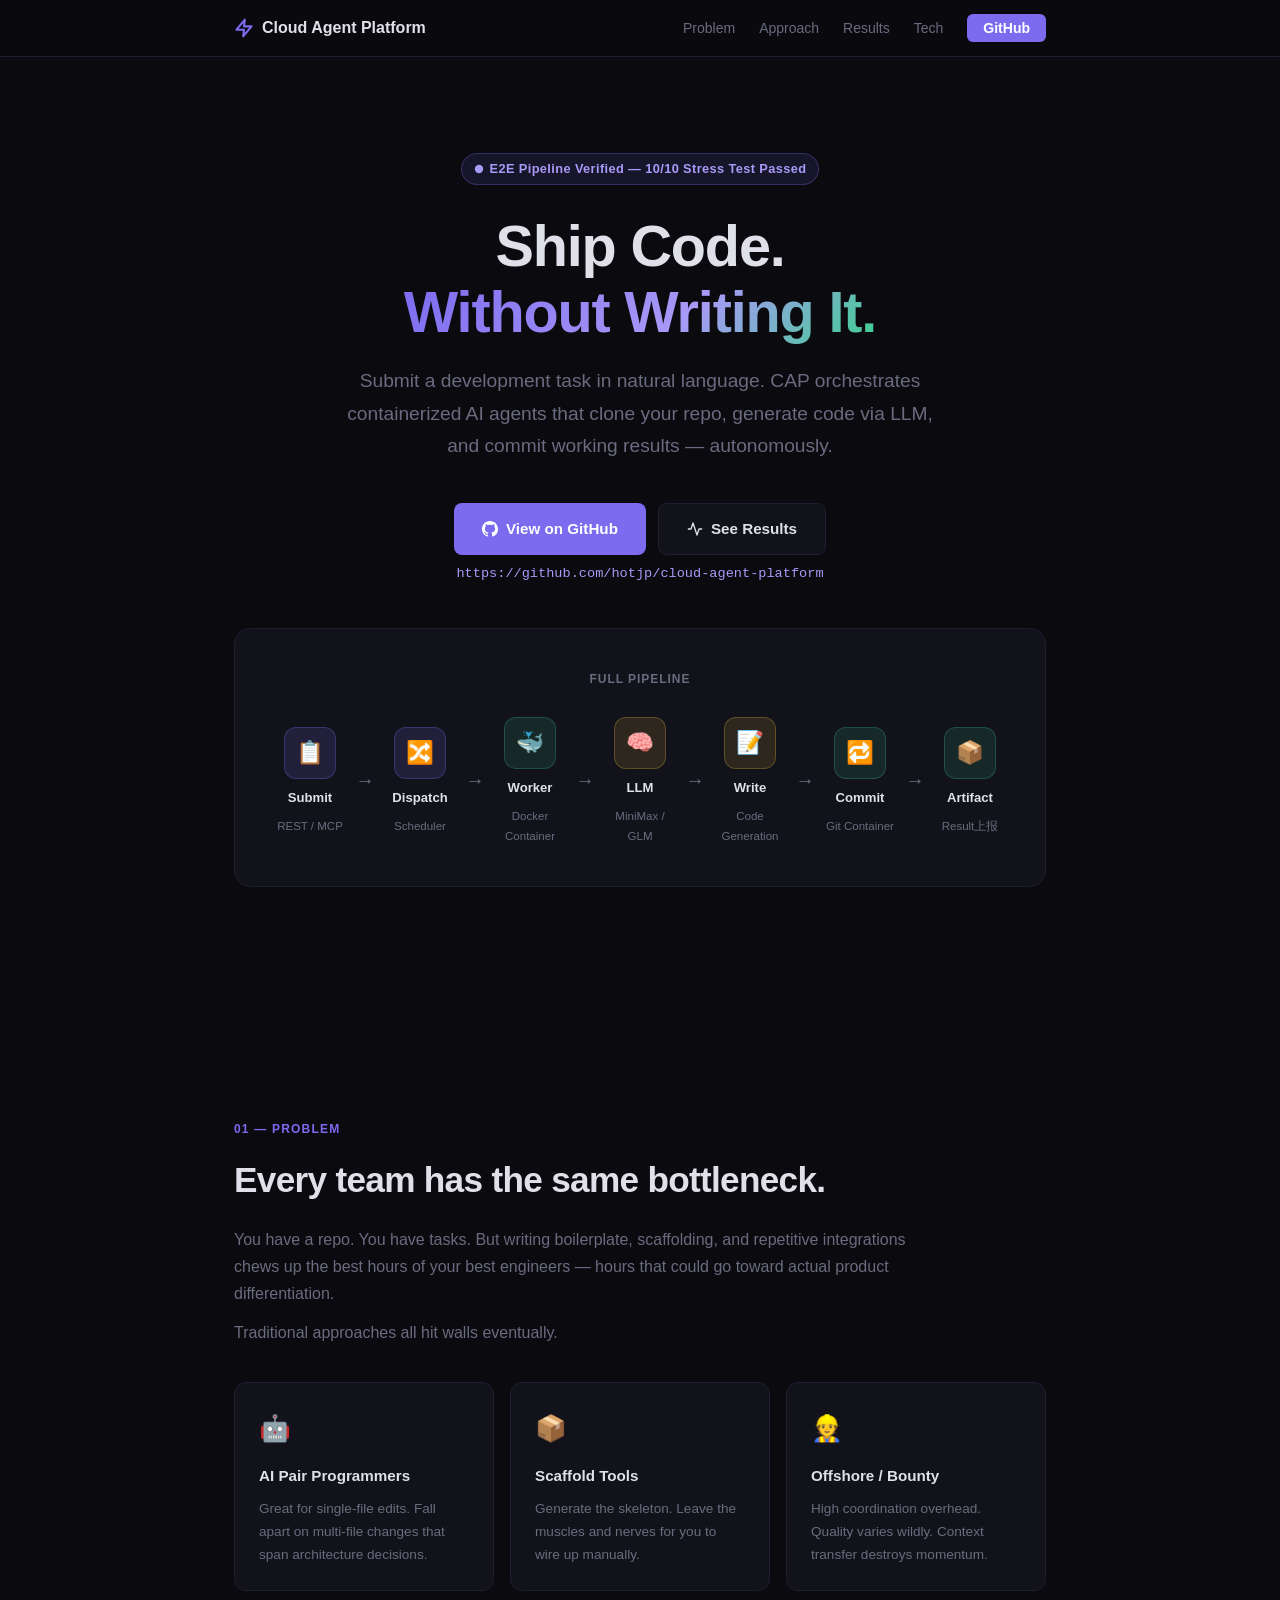
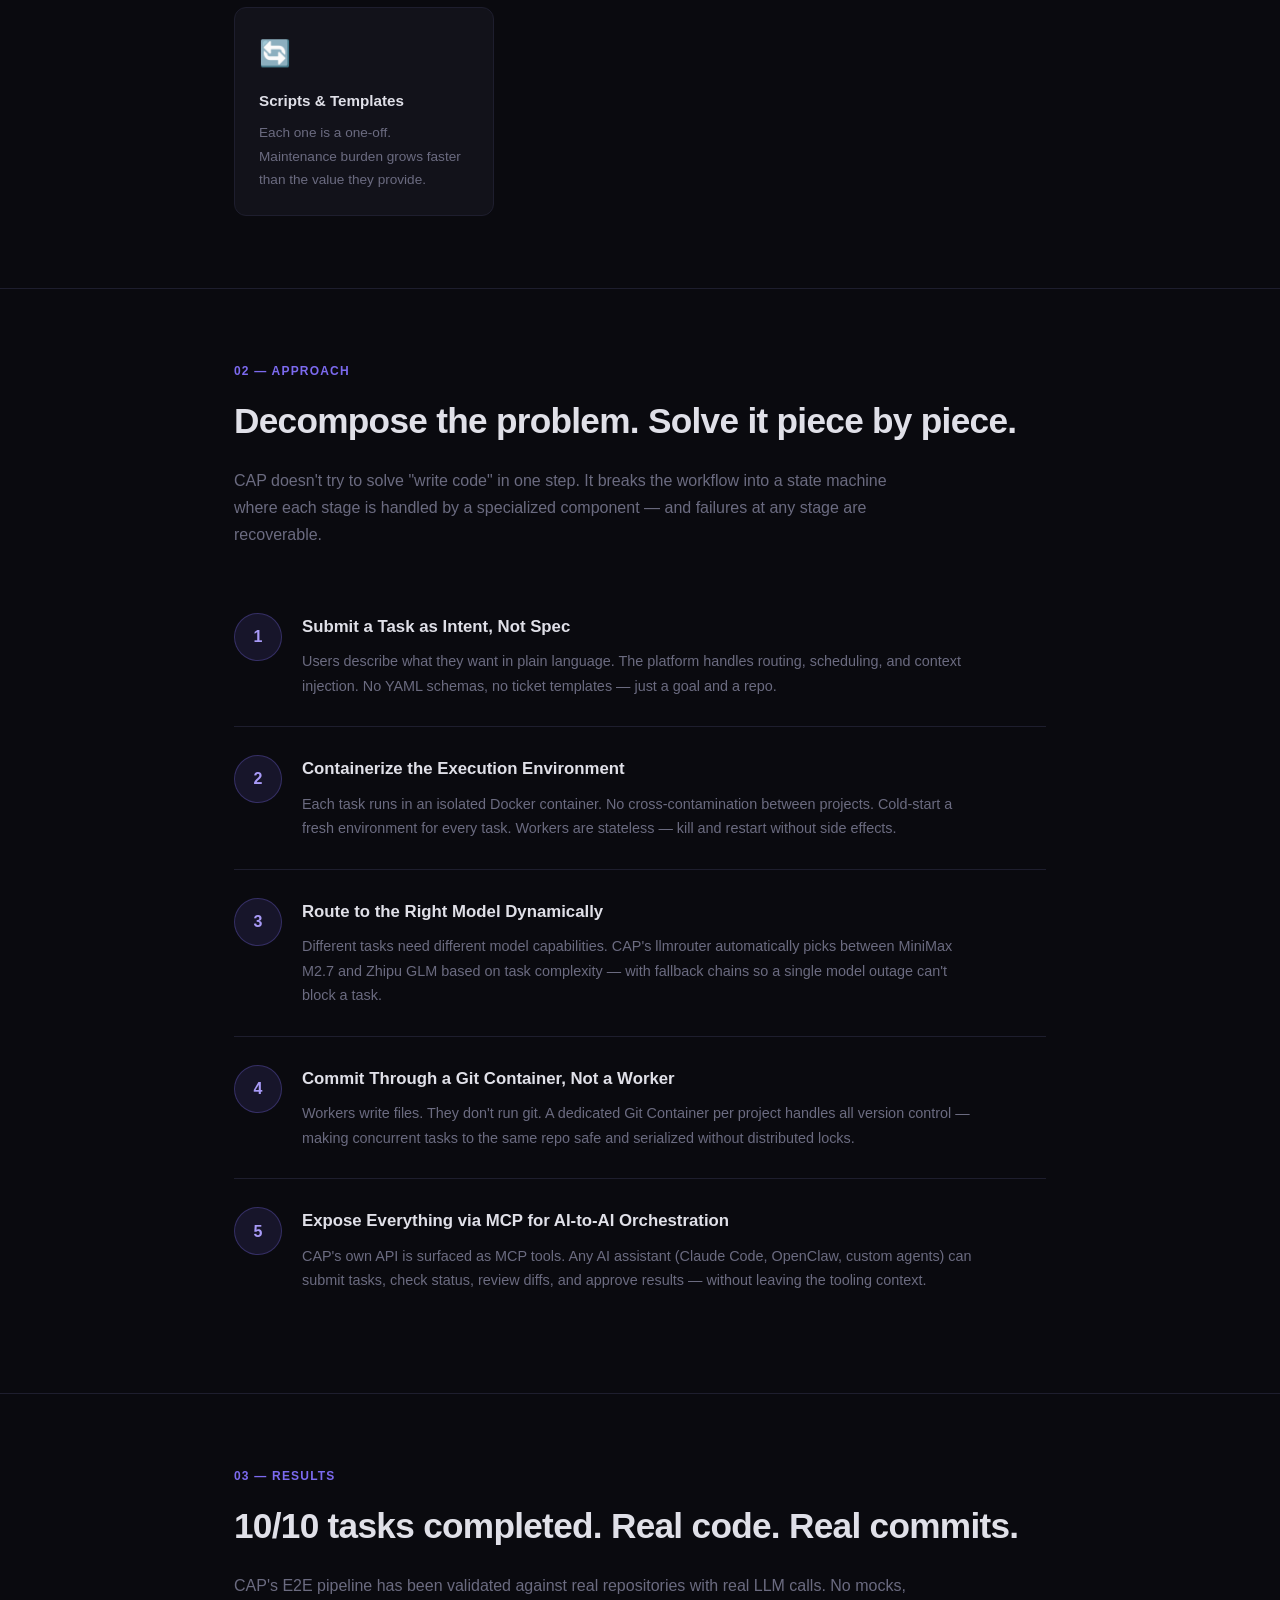
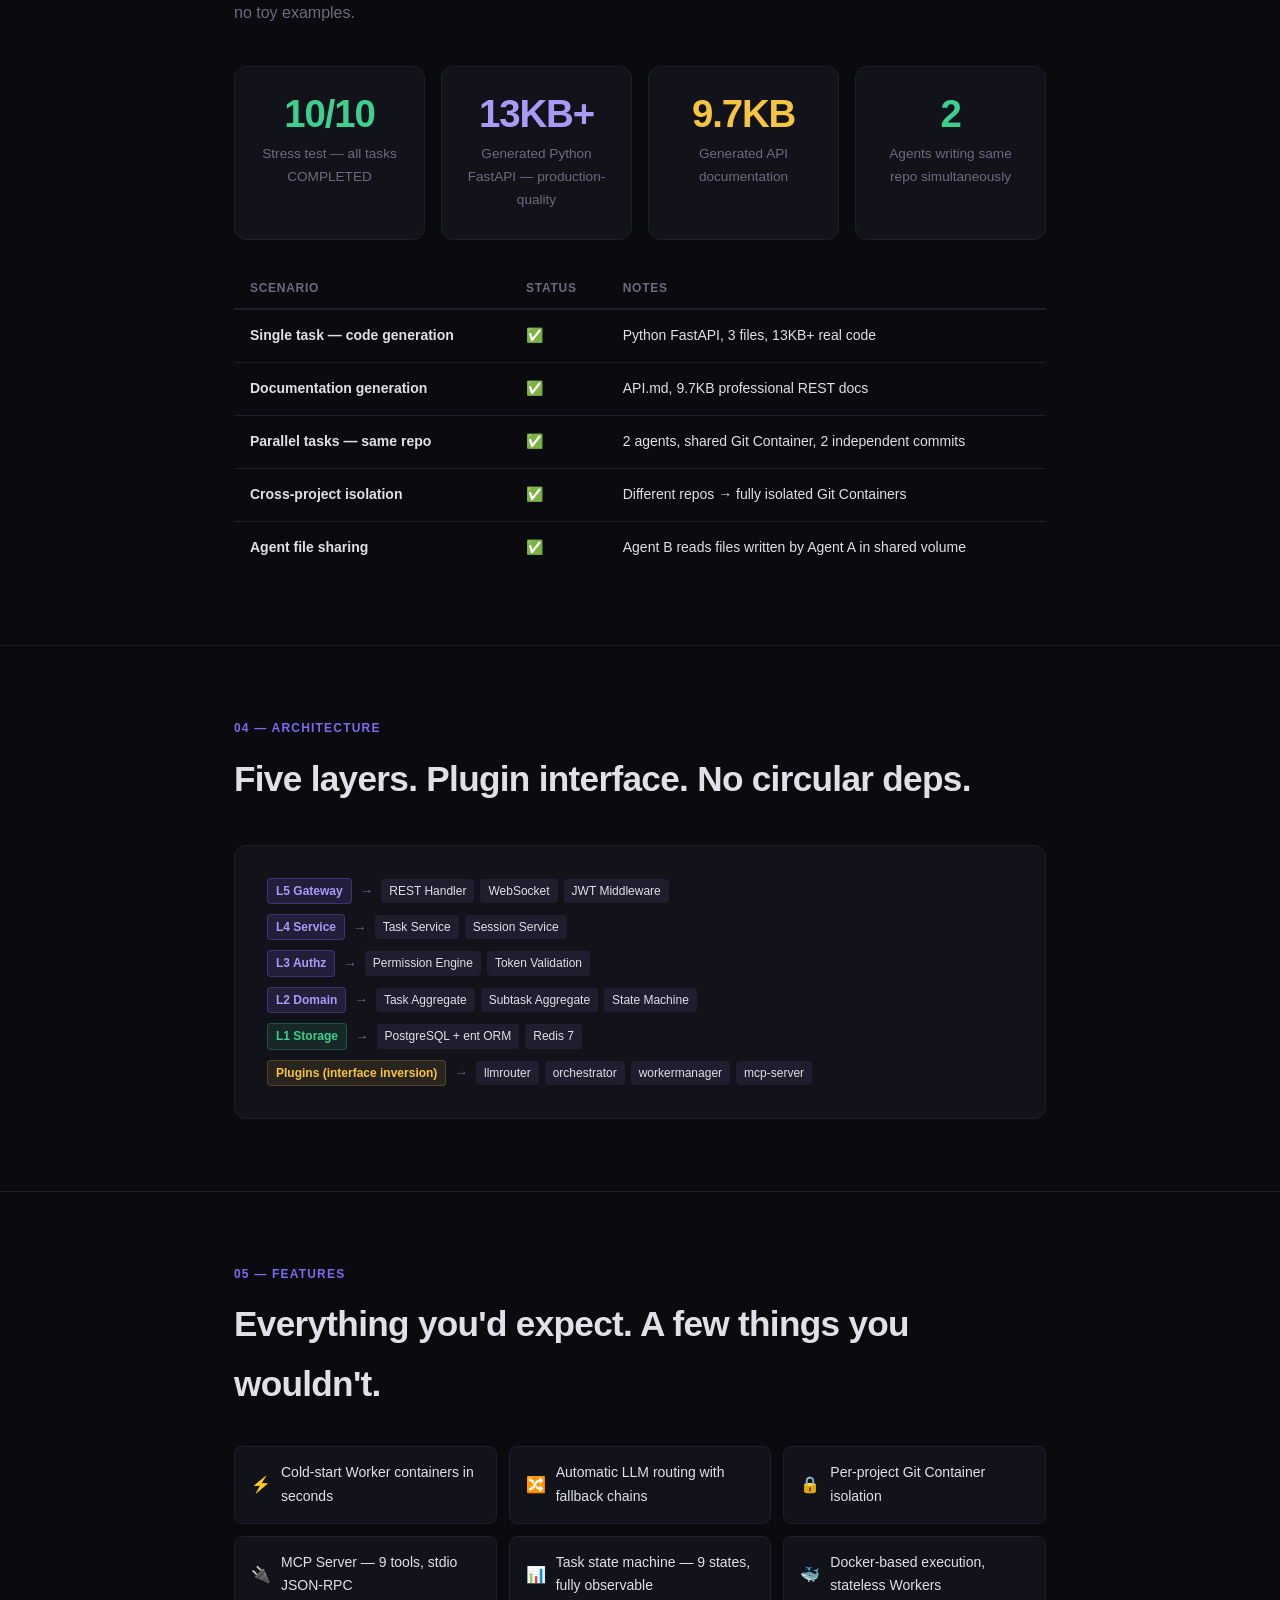
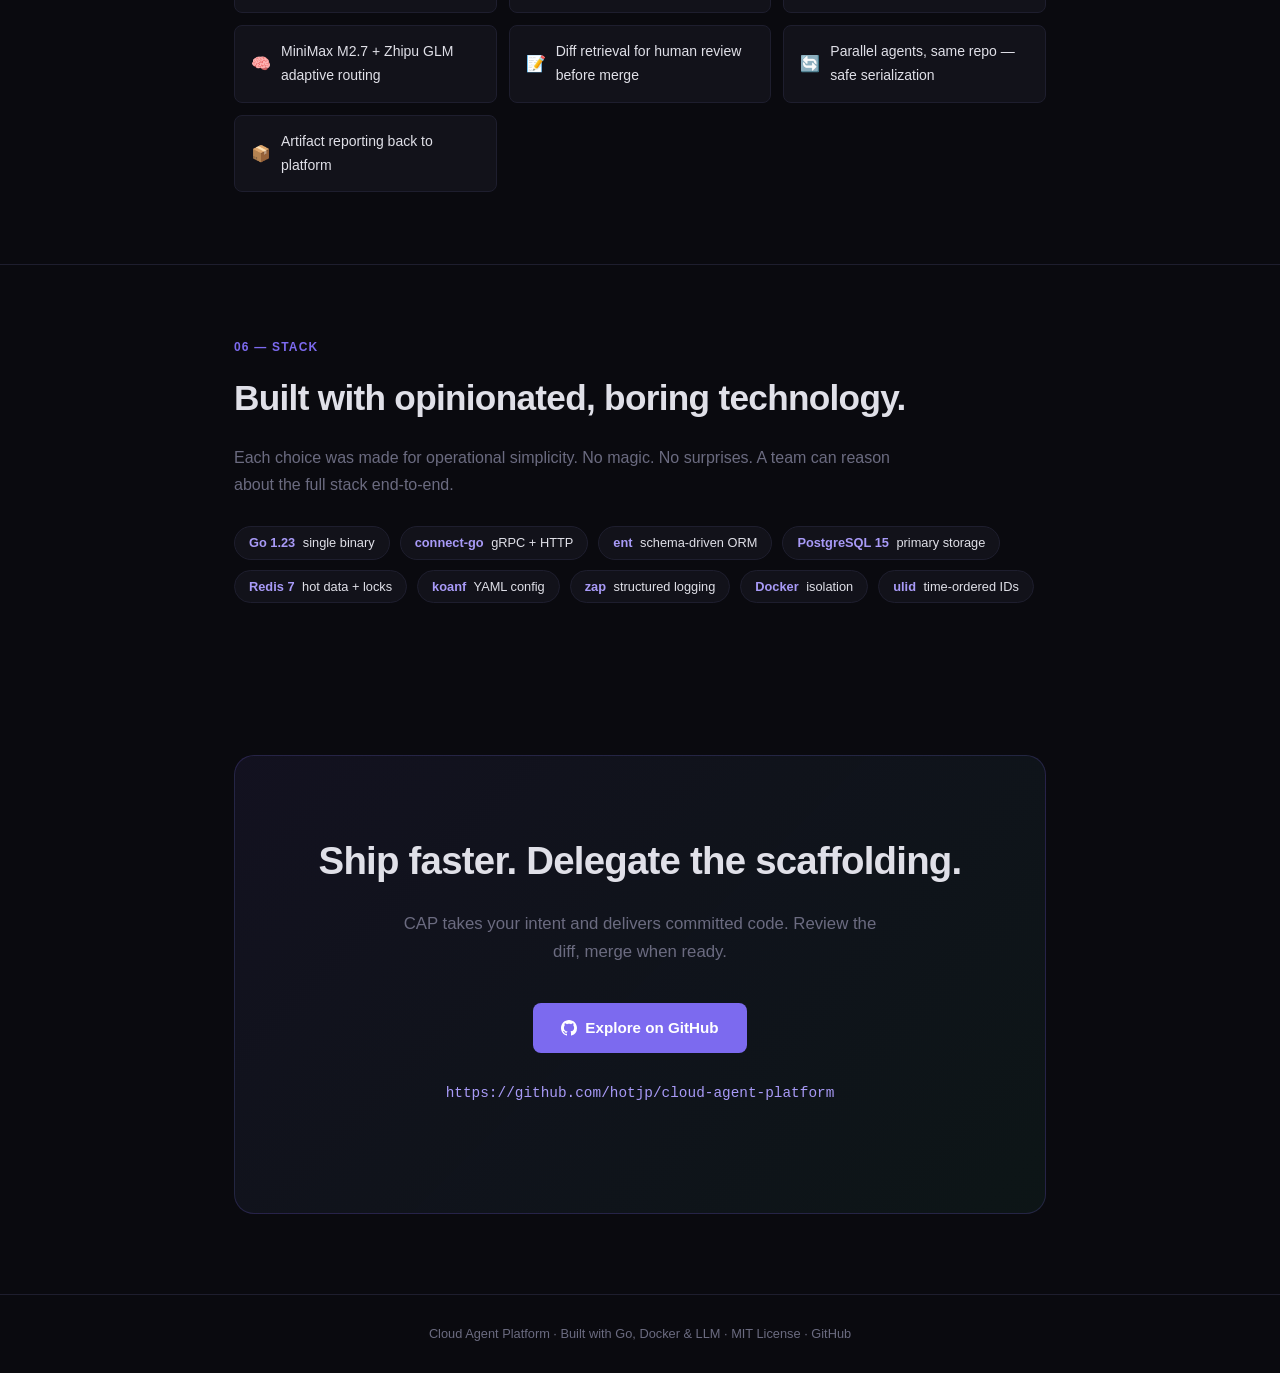
<file: docs/index.html>
<!DOCTYPE html>
<html lang="en">
<head>
  <meta charset="UTF-8" />
  <meta name="viewport" content="width=device-width, initial-scale=1.0" />
  <title>Cloud Agent Platform — Autonomous Code Generation at Scale</title>
  <meta name="description" content="Submit a development task, get working code committed to Git. CAP orchestrates containerized AI agents to generate, test, and ship code autonomously." />
  <link rel="icon" type="image/svg+xml" href="data:image/svg+xml,<svg xmlns='http://www.w3.org/2000/svg' viewBox='0 0 100 100'><text y='.9em' font-size='90'>⚡</text></svg>" />
  <style>
    :root {
      --bg: #0a0a0f;
      --surface: #12121a;
      --border: #1e1e2e;
      --text: #e0e0e8;
      --muted: #6b6b80;
      --accent: #7c6aef;
      --accent-light: #a89af7;
      --green: #3ecf8e;
      --yellow: #f5c542;
      --red: #ef6c6c;
      --font: -apple-system, BlinkMacSystemFont, 'Segoe UI', sans-serif;
    }

    * { box-sizing: border-box; margin: 0; padding: 0; }

    body {
      background: var(--bg);
      color: var(--text);
      font-family: var(--font);
      line-height: 1.7;
      font-size: 16px;
      overflow-x: hidden;
    }

    a { color: var(--accent-light); text-decoration: none; }
    a:hover { text-decoration: underline; }

    .container { max-width: 860px; margin: 0 auto; padding: 0 24px; }

    /* ── NAV ─────────────────────────────────────────────── */
    nav {
      position: sticky;
      top: 0;
      z-index: 100;
      background: rgba(10, 10, 15, 0.85);
      backdrop-filter: blur(12px);
      border-bottom: 1px solid var(--border);
    }
    nav .container {
      display: flex;
      align-items: center;
      justify-content: space-between;
      height: 56px;
    }
    .nav-brand {
      font-weight: 700;
      font-size: 1rem;
      color: var(--text);
      display: flex;
      align-items: center;
      gap: 8px;
    }
    .nav-brand svg { color: var(--accent); }
    .nav-links { display: flex; gap: 24px; list-style: none; }
    .nav-links a { color: var(--muted); font-size: 0.875rem; transition: color 0.2s; }
    .nav-links a:hover { color: var(--text); text-decoration: none; }
    .nav-cta {
      background: var(--accent);
      color: #fff !important;
      padding: 6px 16px;
      border-radius: 6px;
      font-size: 0.875rem;
      font-weight: 600;
      transition: opacity 0.2s;
    }
    .nav-cta:hover { opacity: 0.85; text-decoration: none; }

    /* ── HERO ────────────────────────────────────────────── */
    .hero {
      padding: 96px 0 80px;
      text-align: center;
    }
    .hero-badge {
      display: inline-flex;
      align-items: center;
      gap: 6px;
      background: rgba(124, 106, 239, 0.12);
      border: 1px solid rgba(124, 106, 239, 0.3);
      color: var(--accent-light);
      font-size: 0.8rem;
      font-weight: 600;
      padding: 4px 12px;
      border-radius: 100px;
      margin-bottom: 28px;
      letter-spacing: 0.03em;
    }
    .hero h1 {
      font-size: clamp(2.2rem, 6vw, 3.6rem);
      font-weight: 800;
      line-height: 1.15;
      letter-spacing: -0.02em;
      margin-bottom: 20px;
    }
    .hero h1 .gradient {
      background: linear-gradient(135deg, var(--accent) 0%, var(--accent-light) 60%, var(--green) 100%);
      -webkit-background-clip: text;
      -webkit-text-fill-color: transparent;
      background-clip: text;
    }
    .hero p {
      font-size: clamp(1rem, 2.5vw, 1.2rem);
      color: var(--muted);
      max-width: 600px;
      margin: 0 auto 40px;
    }
    .hero-actions {
      display: flex;
      gap: 12px;
      justify-content: center;
      flex-wrap: wrap;
    }
    .btn-primary {
      background: var(--accent);
      color: #fff;
      padding: 12px 28px;
      border-radius: 8px;
      font-weight: 600;
      font-size: 0.95rem;
      transition: opacity 0.2s;
      display: inline-flex;
      align-items: center;
      gap: 8px;
    }
    .btn-primary:hover { opacity: 0.85; text-decoration: none; }
    .btn-secondary {
      background: var(--surface);
      border: 1px solid var(--border);
      color: var(--text);
      padding: 12px 28px;
      border-radius: 8px;
      font-weight: 600;
      font-size: 0.95rem;
      transition: border-color 0.2s;
      display: inline-flex;
      align-items: center;
      gap: 8px;
    }
    .btn-secondary:hover { border-color: var(--accent); text-decoration: none; }
    .git-top {
      margin-top: 32px;
      font-size: 0.8rem;
      color: var(--muted);
    }
    .git-top code { color: var(--accent-light); font-family: 'SF Mono', monospace; font-size: 0.85rem; }

    /* ── FLOW DIAGRAM ────────────────────────────────────── */
    .flow-diagram {
      background: var(--surface);
      border: 1px solid var(--border);
      border-radius: 16px;
      padding: 40px 32px;
      margin: 0 0 80px;
      overflow-x: auto;
    }
    .flow-diagram h2 { font-size: 1.1rem; font-weight: 600; margin-bottom: 28px; color: var(--muted); text-transform: uppercase; letter-spacing: 0.08em; font-size: 0.75rem; }
    .flow-track {
      display: flex;
      align-items: center;
      gap: 0;
      min-width: 600px;
    }
    .flow-step {
      display: flex;
      flex-direction: column;
      align-items: center;
      gap: 8px;
      flex: 1;
    }
    .flow-icon {
      width: 52px;
      height: 52px;
      border-radius: 12px;
      display: flex;
      align-items: center;
      justify-content: center;
      font-size: 1.4rem;
    }
    .flow-icon-purple { background: rgba(124,106,239,0.15); border: 1px solid rgba(124,106,239,0.3); }
    .flow-icon-green  { background: rgba(62,207,142,0.12);  border: 1px solid rgba(62,207,142,0.25); }
    .flow-icon-yellow { background: rgba(245,197,66,0.12);   border: 1px solid rgba(245,197,66,0.25); }
    .flow-icon-red    { background: rgba(239,108,108,0.12); border: 1px solid rgba(239,108,108,0.25); }
    .flow-label { font-size: 0.72rem; color: var(--muted); text-align: center; max-width: 72px; }
    .flow-name  { font-size: 0.82rem; font-weight: 600; text-align: center; }
    .flow-arrow { color: var(--muted); font-size: 1.2rem; flex: 0 0 24px; }

    /* ── SECTION ─────────────────────────────────────────── */
    .section { padding: 72px 0; }
    .section + .section { border-top: 1px solid var(--border); }
    .section-label {
      font-size: 0.75rem;
      font-weight: 700;
      letter-spacing: 0.1em;
      text-transform: uppercase;
      color: var(--accent);
      margin-bottom: 10px;
    }
    .section h2 {
      font-size: clamp(1.5rem, 4vw, 2.2rem);
      font-weight: 800;
      letter-spacing: -0.02em;
      margin-bottom: 16px;
    }
    .section p { color: var(--muted); max-width: 680px; }
    .section p + p { margin-top: 12px; }

    /* ── PROBLEM CARDS ───────────────────────────────────── */
    .problem-grid {
      display: grid;
      grid-template-columns: repeat(auto-fit, minmax(240px, 1fr));
      gap: 16px;
      margin-top: 36px;
    }
    .problem-card {
      background: var(--surface);
      border: 1px solid var(--border);
      border-radius: 12px;
      padding: 24px;
    }
    .problem-card .emoji { font-size: 1.6rem; margin-bottom: 12px; display: block; }
    .problem-card h3 { font-size: 0.95rem; font-weight: 700; margin-bottom: 8px; }
    .problem-card p { font-size: 0.85rem; color: var(--muted); }

    /* ── APPROACH / DECOMPOSITION ────────────────────────── */
    .approach-list { margin-top: 36px; display: flex; flex-direction: column; gap: 0; }
    .approach-item {
      display: grid;
      grid-template-columns: 48px 1fr;
      gap: 20px;
      padding: 28px 0;
      border-bottom: 1px solid var(--border);
    }
    .approach-item:last-child { border-bottom: none; }
    .approach-num {
      width: 48px;
      height: 48px;
      border-radius: 50%;
      background: rgba(124,106,239,0.12);
      border: 1px solid rgba(124,106,239,0.3);
      display: flex;
      align-items: center;
      justify-content: center;
      font-weight: 800;
      font-size: 1rem;
      color: var(--accent-light);
      flex-shrink: 0;
    }
    .approach-item h3 { font-size: 1.05rem; font-weight: 700; margin-bottom: 8px; }
    .approach-item p { font-size: 0.9rem; color: var(--muted); }

    /* ── RESULTS / STATS ──────────────────────────────────── */
    .stats-grid {
      display: grid;
      grid-template-columns: repeat(auto-fit, minmax(180px, 1fr));
      gap: 16px;
      margin-top: 40px;
    }
    .stat-card {
      background: var(--surface);
      border: 1px solid var(--border);
      border-radius: 12px;
      padding: 28px 24px;
      text-align: center;
    }
    .stat-card .num {
      font-size: 2.4rem;
      font-weight: 800;
      letter-spacing: -0.03em;
      line-height: 1;
      margin-bottom: 8px;
    }
    .stat-card .num.green { color: var(--green); }
    .stat-card .num.yellow { color: var(--yellow); }
    .stat-card .num.purple { color: var(--accent-light); }
    .stat-card .num.red { color: var(--red); }
    .stat-card .label { font-size: 0.85rem; color: var(--muted); }

    /* ── ARCHITECTURE ─────────────────────────────────────── */
    .arch-diagram {
      background: var(--surface);
      border: 1px solid var(--border);
      border-radius: 12px;
      padding: 32px;
      margin-top: 36px;
      font-size: 0.85rem;
      overflow-x: auto;
    }
    .arch-row {
      display: flex;
      align-items: center;
      gap: 8px;
      margin-bottom: 10px;
    }
    .arch-row:last-child { margin-bottom: 0; }
    .arch-label {
      background: rgba(124,106,239,0.15);
      border: 1px solid rgba(124,106,239,0.3);
      color: var(--accent-light);
      border-radius: 4px;
      padding: 2px 8px;
      font-size: 0.75rem;
      font-weight: 700;
      white-space: nowrap;
    }
    .arch-label.green-bg { background: rgba(62,207,142,0.12); border-color: rgba(62,207,142,0.25); color: var(--green); }
    .arch-label.yellow-bg { background: rgba(245,197,66,0.1); border-color: rgba(245,197,66,0.2); color: var(--yellow); }
    .arch-arrow { color: var(--muted); }
    .arch-dots {
      display: flex;
      gap: 6px;
      flex-wrap: wrap;
    }
    .arch-dot {
      background: var(--border);
      border-radius: 4px;
      padding: 2px 8px;
      color: var(--text);
      font-size: 0.75rem;
      white-space: nowrap;
    }

    /* ── VALIDATION TABLE ─────────────────────────────────── */
    .val-table {
      width: 100%;
      border-collapse: collapse;
      margin-top: 28px;
      font-size: 0.875rem;
    }
    .val-table th {
      text-align: left;
      padding: 10px 16px;
      border-bottom: 2px solid var(--border);
      color: var(--muted);
      font-size: 0.75rem;
      text-transform: uppercase;
      letter-spacing: 0.06em;
    }
    .val-table td {
      padding: 14px 16px;
      border-bottom: 1px solid var(--border);
      color: var(--text);
    }
    .val-table tr:last-child td { border-bottom: none; }
    .check { color: var(--green); font-weight: 700; }
    .val-table td:first-child { font-weight: 600; }

    /* ── FEATURE LIST ─────────────────────────────────────── */
    .feat-grid {
      display: grid;
      grid-template-columns: repeat(auto-fit, minmax(220px, 1fr));
      gap: 12px;
      margin-top: 32px;
    }
    .feat-item {
      display: flex;
      align-items: center;
      gap: 10px;
      padding: 14px 16px;
      background: var(--surface);
      border: 1px solid var(--border);
      border-radius: 8px;
      font-size: 0.875rem;
    }
    .feat-item .icon { color: var(--green); font-size: 1rem; flex-shrink: 0; }

    /* ── STACK ────────────────────────────────────────────── */
    .stack-row {
      display: flex;
      flex-wrap: wrap;
      gap: 10px;
      margin-top: 28px;
    }
    .stack-tag {
      background: var(--surface);
      border: 1px solid var(--border);
      border-radius: 100px;
      padding: 5px 14px;
      font-size: 0.8rem;
      color: var(--text);
    }
    .stack-tag strong { color: var(--accent-light); font-weight: 600; margin-right: 4px; }

    /* ── CTA ──────────────────────────────────────────────── */
    .cta-section {
      background: linear-gradient(135deg, rgba(124,106,239,0.08) 0%, rgba(62,207,142,0.06) 100%);
      border: 1px solid rgba(124,106,239,0.2);
      border-radius: 20px;
      padding: 72px 32px;
      text-align: center;
      margin: 80px 0;
    }
    .cta-section h2 { font-size: clamp(1.6rem, 4vw, 2.4rem); font-weight: 800; letter-spacing: -0.02em; margin-bottom: 16px; }
    .cta-section p { color: var(--muted); max-width: 500px; margin: 0 auto 36px; font-size: 1.05rem; }
    .cta-section .git-bottom {
      margin-top: 28px;
      font-size: 0.8rem;
      color: var(--muted);
    }
    .cta-section .git-bottom code {
      color: var(--accent-light);
      font-family: 'SF Mono', monospace;
      font-size: 0.9rem;
    }

    /* ── FOOTER ───────────────────────────────────────────── */
    footer {
      border-top: 1px solid var(--border);
      padding: 28px 0;
      text-align: center;
      font-size: 0.8rem;
      color: var(--muted);
    }
    footer a { color: var(--muted); }
    footer a:hover { color: var(--text); }

    /* ── RESPONSIVE ───────────────────────────────────────── */
    @media (max-width: 640px) {
      nav .nav-links { display: none; }
      .hero { padding: 64px 0 56px; }
      .flow-diagram { padding: 24px 16px; }
      .section { padding: 48px 0; }
      .approach-item { grid-template-columns: 36px 1fr; gap: 14px; }
      .approach-num { width: 36px; height: 36px; font-size: 0.85rem; }
      .arch-diagram { padding: 20px 16px; }
    }
  </style>
</head>
<body>

<!-- ── NAV ─────────────────────────────────────────────── -->
<nav>
  <div class="container">
    <div class="nav-brand">
      <svg width="20" height="20" viewBox="0 0 24 24" fill="none" stroke="currentColor" stroke-width="2.5" stroke-linecap="round" stroke-linejoin="round"><polygon points="13 2 3 14 12 14 11 22 21 10 12 10 13 2"/></svg>
      Cloud Agent Platform
    </div>
    <ul class="nav-links">
      <li><a href="#problem">Problem</a></li>
      <li><a href="#approach">Approach</a></li>
      <li><a href="#results">Results</a></li>
      <li><a href="#tech">Tech</a></li>
      <li><a href="https://github.com/hotjp/cloud-agent-platform" class="nav-cta">GitHub</a></li>
    </ul>
  </div>
</nav>

<!-- ── HERO ───────────────────────────────────────────── -->
<section class="hero">
  <div class="container">
    <div class="hero-badge">
      <svg width="10" height="10" viewBox="0 0 24 24" fill="currentColor"><circle cx="12" cy="12" r="10"/></svg>
      E2E Pipeline Verified — 10/10 Stress Test Passed
    </div>
    <h1>Ship Code.<br/><span class="gradient">Without Writing It.</span></h1>
    <p>Submit a development task in natural language. CAP orchestrates containerized AI agents that clone your repo, generate code via LLM, and commit working results — autonomously.</p>
    <div class="hero-actions">
      <a href="https://github.com/hotjp/cloud-agent-platform" class="btn-primary">
        <svg width="16" height="16" viewBox="0 0 24 24" fill="currentColor"><path d="M12 0C5.37 0 0 5.37 0 12c0 5.31 3.435 9.795 8.205 11.385.6.105.825-.255.825-.57 0-.285-.015-1.23-.015-2.235-3.015.555-3.795-.735-4.035-1.41-.135-.345-.72-1.41-1.23-1.695-.42-.225-1.02-.78-.015-.795.945-.015 1.62.87 1.845 1.23 1.08 1.815 2.805 1.305 3.495.99.105-.78.42-1.305.765-1.605-2.67-.3-5.46-1.335-5.46-5.925 0-1.305.465-2.385 1.23-3.225-.12-.3-.54-1.53.12-3.18 0 0 1.005-.315 3.3 1.23.96-.27 1.98-.405 3-.405s2.04.135 3 .405c2.295-1.56 3.3-1.23 3.3-1.23.66 1.65.24 2.88.12 3.18.765.84 1.23 1.905 1.23 3.225 0 4.605-2.805 5.625-5.475 5.925.435.375.81 1.095.81 2.22 0 1.605-.015 2.895-.015 3.3 0 .315.225.69.825.57A12.02 12.02 0 0024 12c0-6.63-5.37-12-12-12z"/></svg>
        View on GitHub
      </a>
      <a href="#results" class="btn-secondary">
        <svg width="16" height="16" viewBox="0 0 24 24" fill="none" stroke="currentColor" stroke-width="2" stroke-linecap="round" stroke-linejoin="round"><polyline points="22 12 18 12 15 21 9 3 6 12 2 12"/></svg>
        See Results
      </a>
    </div>
    <p class="git-top">
      <code>https://github.com/hotjp/cloud-agent-platform</code>
    </p>

    <!-- Flow diagram -->
    <div class="flow-diagram">
      <h2>Full Pipeline</h2>
      <div class="flow-track">
        <div class="flow-step">
          <div class="flow-icon flow-icon-purple">📋</div>
          <div class="flow-name">Submit</div>
          <div class="flow-label">REST / MCP</div>
        </div>
        <div class="flow-arrow">→</div>
        <div class="flow-step">
          <div class="flow-icon flow-icon-purple">🔀</div>
          <div class="flow-name">Dispatch</div>
          <div class="flow-label">Scheduler</div>
        </div>
        <div class="flow-arrow">→</div>
        <div class="flow-step">
          <div class="flow-icon flow-icon-green">🐳</div>
          <div class="flow-name">Worker</div>
          <div class="flow-label">Docker Container</div>
        </div>
        <div class="flow-arrow">→</div>
        <div class="flow-step">
          <div class="flow-icon flow-icon-yellow">🧠</div>
          <div class="flow-name">LLM</div>
          <div class="flow-label">MiniMax / GLM</div>
        </div>
        <div class="flow-arrow">→</div>
        <div class="flow-step">
          <div class="flow-icon flow-icon-yellow">📝</div>
          <div class="flow-name">Write</div>
          <div class="flow-label">Code Generation</div>
        </div>
        <div class="flow-arrow">→</div>
        <div class="flow-step">
          <div class="flow-icon flow-icon-green">🔁</div>
          <div class="flow-name">Commit</div>
          <div class="flow-label">Git Container</div>
        </div>
        <div class="flow-arrow">→</div>
        <div class="flow-step">
          <div class="flow-icon flow-icon-green">📦</div>
          <div class="flow-name">Artifact</div>
          <div class="flow-label">Result上报</div>
        </div>
      </div>
    </div>
  </div>
</section>

<!-- ── SECTION 1: PROBLEM ────────────────────────────── -->
<section id="problem" class="section">
  <div class="container">
    <div class="section-label">01 — Problem</div>
    <h2>Every team has the same bottleneck.</h2>
    <p>You have a repo. You have tasks. But writing boilerplate, scaffolding, and repetitive integrations chews up the best hours of your best engineers — hours that could go toward actual product differentiation.</p>
    <p>Traditional approaches all hit walls eventually.</p>

    <div class="problem-grid">
      <div class="problem-card">
        <span class="emoji">🤖</span>
        <h3>AI Pair Programmers</h3>
        <p>Great for single-file edits. Fall apart on multi-file changes that span architecture decisions.</p>
      </div>
      <div class="problem-card">
        <span class="emoji">📦</span>
        <h3>Scaffold Tools</h3>
        <p>Generate the skeleton. Leave the muscles and nerves for you to wire up manually.</p>
      </div>
      <div class="problem-card">
        <span class="emoji">👷</span>
        <h3>Offshore / Bounty</h3>
        <p>High coordination overhead. Quality varies wildly. Context transfer destroys momentum.</p>
      </div>
      <div class="problem-card">
        <span class="emoji">🔄</span>
        <h3>Scripts &amp; Templates</h3>
        <p>Each one is a one-off. Maintenance burden grows faster than the value they provide.</p>
      </div>
    </div>
  </div>
</section>

<!-- ── SECTION 2: APPROACH ───────────────────────────── -->
<section id="approach" class="section">
  <div class="container">
    <div class="section-label">02 — Approach</div>
    <h2>Decompose the problem. Solve it piece by piece.</h2>
    <p>CAP doesn't try to solve "write code" in one step. It breaks the workflow into a state machine where each stage is handled by a specialized component — and failures at any stage are recoverable.</p>

    <div class="approach-list">
      <div class="approach-item">
        <div class="approach-num">1</div>
        <div>
          <h3>Submit a Task as Intent, Not Spec</h3>
          <p>Users describe what they want in plain language. The platform handles routing, scheduling, and context injection. No YAML schemas, no ticket templates — just a goal and a repo.</p>
        </div>
      </div>
      <div class="approach-item">
        <div class="approach-num">2</div>
        <div>
          <h3>Containerize the Execution Environment</h3>
          <p>Each task runs in an isolated Docker container. No cross-contamination between projects. Cold-start a fresh environment for every task. Workers are stateless — kill and restart without side effects.</p>
        </div>
      </div>
      <div class="approach-item">
        <div class="approach-num">3</div>
        <div>
          <h3>Route to the Right Model Dynamically</h3>
          <p>Different tasks need different model capabilities. CAP's llmrouter automatically picks between MiniMax M2.7 and Zhipu GLM based on task complexity — with fallback chains so a single model outage can't block a task.</p>
        </div>
      </div>
      <div class="approach-item">
        <div class="approach-num">4</div>
        <div>
          <h3>Commit Through a Git Container, Not a Worker</h3>
          <p>Workers write files. They don't run git. A dedicated Git Container per project handles all version control — making concurrent tasks to the same repo safe and serialized without distributed locks.</p>
        </div>
      </div>
      <div class="approach-item">
        <div class="approach-num">5</div>
        <div>
          <h3>Expose Everything via MCP for AI-to-AI Orchestration</h3>
          <p>CAP's own API is surfaced as MCP tools. Any AI assistant (Claude Code, OpenClaw, custom agents) can submit tasks, check status, review diffs, and approve results — without leaving the tooling context.</p>
        </div>
      </div>
    </div>
  </div>
</section>

<!-- ── SECTION 3: RESULTS ────────────────────────────── -->
<section id="results" class="section">
  <div class="container">
    <div class="section-label">03 — Results</div>
    <h2>10/10 tasks completed. Real code. Real commits.</h2>
    <p>CAP's E2E pipeline has been validated against real repositories with real LLM calls. No mocks, no toy examples.</p>

    <div class="stats-grid">
      <div class="stat-card">
        <div class="num green">10/10</div>
        <div class="label">Stress test — all tasks COMPLETED</div>
      </div>
      <div class="stat-card">
        <div class="num purple">13KB+</div>
        <div class="label">Generated Python FastAPI — production-quality</div>
      </div>
      <div class="stat-card">
        <div class="num yellow">9.7KB</div>
        <div class="label">Generated API documentation</div>
      </div>
      <div class="stat-card">
        <div class="num green">2</div>
        <div class="label">Agents writing same repo simultaneously</div>
      </div>
    </div>

    <table class="val-table">
      <thead>
        <tr>
          <th>Scenario</th>
          <th>Status</th>
          <th>Notes</th>
        </tr>
      </thead>
      <tbody>
        <tr>
          <td>Single task — code generation</td>
          <td><span class="check">✅</span></td>
          <td>Python FastAPI, 3 files, 13KB+ real code</td>
        </tr>
        <tr>
          <td>Documentation generation</td>
          <td><span class="check">✅</span></td>
          <td>API.md, 9.7KB professional REST docs</td>
        </tr>
        <tr>
          <td>Parallel tasks — same repo</td>
          <td><span class="check">✅</span></td>
          <td>2 agents, shared Git Container, 2 independent commits</td>
        </tr>
        <tr>
          <td>Cross-project isolation</td>
          <td><span class="check">✅</span></td>
          <td>Different repos → fully isolated Git Containers</td>
        </tr>
        <tr>
          <td>Agent file sharing</td>
          <td><span class="check">✅</span></td>
          <td>Agent B reads files written by Agent A in shared volume</td>
        </tr>
      </tbody>
    </table>
  </div>
</section>

<!-- ── SECTION 4: ARCHITECTURE ───────────────────────── -->
<section class="section">
  <div class="container">
    <div class="section-label">04 — Architecture</div>
    <h2>Five layers. Plugin interface. No circular deps.</h2>

    <div class="arch-diagram">
      <div class="arch-row">
        <span class="arch-label">L5 Gateway</span>
        <span class="arch-arrow">→</span>
        <div class="arch-dots">
          <span class="arch-dot">REST Handler</span>
          <span class="arch-dot">WebSocket</span>
          <span class="arch-dot">JWT Middleware</span>
        </div>
      </div>
      <div class="arch-row">
        <span class="arch-label">L4 Service</span>
        <span class="arch-arrow">→</span>
        <div class="arch-dots">
          <span class="arch-dot">Task Service</span>
          <span class="arch-dot">Session Service</span>
        </div>
      </div>
      <div class="arch-row">
        <span class="arch-label">L3 Authz</span>
        <span class="arch-arrow">→</span>
        <div class="arch-dots">
          <span class="arch-dot">Permission Engine</span>
          <span class="arch-dot">Token Validation</span>
        </div>
      </div>
      <div class="arch-row">
        <span class="arch-label">L2 Domain</span>
        <span class="arch-arrow">→</span>
        <div class="arch-dots">
          <span class="arch-dot">Task Aggregate</span>
          <span class="arch-dot">Subtask Aggregate</span>
          <span class="arch-dot">State Machine</span>
        </div>
      </div>
      <div class="arch-row">
        <span class="arch-label green-bg">L1 Storage</span>
        <span class="arch-arrow">→</span>
        <div class="arch-dots">
          <span class="arch-dot">PostgreSQL + ent ORM</span>
          <span class="arch-dot">Redis 7</span>
        </div>
      </div>
      <div class="arch-row">
        <span class="arch-label yellow-bg">Plugins (interface inversion)</span>
        <span class="arch-arrow">→</span>
        <div class="arch-dots">
          <span class="arch-dot">llmrouter</span>
          <span class="arch-dot">orchestrator</span>
          <span class="arch-dot">workermanager</span>
          <span class="arch-dot">mcp-server</span>
        </div>
      </div>
    </div>
  </div>
</section>

<!-- ── SECTION 5: FEATURES ────────────────────────────── -->
<section class="section">
  <div class="container">
    <div class="section-label">05 — Features</div>
    <h2>Everything you'd expect. A few things you wouldn't.</h2>

    <div class="feat-grid">
      <div class="feat-item"><span class="icon">⚡</span> Cold-start Worker containers in seconds</div>
      <div class="feat-item"><span class="icon">🔀</span> Automatic LLM routing with fallback chains</div>
      <div class="feat-item"><span class="icon">🔒</span> Per-project Git Container isolation</div>
      <div class="feat-item"><span class="icon">🔌</span> MCP Server — 9 tools, stdio JSON-RPC</div>
      <div class="feat-item"><span class="icon">📊</span> Task state machine — 9 states, fully observable</div>
      <div class="feat-item"><span class="icon">🐳</span> Docker-based execution, stateless Workers</div>
      <div class="feat-item"><span class="icon">🧠</span> MiniMax M2.7 + Zhipu GLM adaptive routing</div>
      <div class="feat-item"><span class="icon">📝</span> Diff retrieval for human review before merge</div>
      <div class="feat-item"><span class="icon">🔄</span> Parallel agents, same repo — safe serialization</div>
      <div class="feat-item"><span class="icon">📦</span> Artifact reporting back to platform</div>
    </div>
  </div>
</section>

<!-- ── SECTION 6: TECH STACK ─────────────────────────── -->
<section id="tech" class="section">
  <div class="container">
    <div class="section-label">06 — Stack</div>
    <h2>Built with opinionated, boring technology.</h2>
    <p>Each choice was made for operational simplicity. No magic. No surprises. A team can reason about the full stack end-to-end.</p>

    <div class="stack-row">
      <span class="stack-tag"><strong>Go 1.23</strong> single binary</span>
      <span class="stack-tag"><strong>connect-go</strong> gRPC + HTTP</span>
      <span class="stack-tag"><strong>ent</strong> schema-driven ORM</span>
      <span class="stack-tag"><strong>PostgreSQL 15</strong> primary storage</span>
      <span class="stack-tag"><strong>Redis 7</strong> hot data + locks</span>
      <span class="stack-tag"><strong>koanf</strong> YAML config</span>
      <span class="stack-tag"><strong>zap</strong> structured logging</span>
      <span class="stack-tag"><strong>Docker</strong> isolation</span>
      <span class="stack-tag"><strong>ulid</strong> time-ordered IDs</span>
    </div>
  </div>
</section>

<!-- ── CTA ────────────────────────────────────────────── -->
<div class="container">
  <div class="cta-section">
    <h2>Ship faster. Delegate the scaffolding.</h2>
    <p>CAP takes your intent and delivers committed code. Review the diff, merge when ready.</p>
    <div class="hero-actions" style="justify-content: center;">
      <a href="https://github.com/hotjp/cloud-agent-platform" class="btn-primary">
        <svg width="16" height="16" viewBox="0 0 24 24" fill="currentColor"><path d="M12 0C5.37 0 0 5.37 0 12c0 5.31 3.435 9.795 8.205 11.385.6.105.825-.255.825-.57 0-.285-.015-1.23-.015-2.235-3.015.555-3.795-.735-4.035-1.41-.135-.345-.72-1.41-1.23-1.695-.42-.225-1.02-.78-.015-.795.945-.015 1.62.87 1.845 1.23 1.08 1.815 2.805 1.305 3.495.99.105-.78.42-1.305.765-1.605-2.67-.3-5.46-1.335-5.46-5.925 0-1.305.465-2.385 1.23-3.225-.12-.3-.54-1.53.12-3.18 0 0 1.005-.315 3.3 1.23.96-.27 1.98-.405 3-.405s2.04.135 3 .405c2.295-1.56 3.3-1.23 3.3-1.23.66 1.65.24 2.88.12 3.18.765.84 1.23 1.905 1.23 3.225 0 4.605-2.805 5.625-5.475 5.925.435.375.81 1.095.81 2.22 0 1.605-.015 2.895-.015 3.3 0 .315.225.69.825.57A12.02 12.02 0 0024 12c0-6.63-5.37-12-12-12z"/></svg>
        Explore on GitHub
      </a>
    </div>
    <p class="git-bottom">
      <code>https://github.com/hotjp/cloud-agent-platform</code>
    </p>
  </div>
</div>

<!-- ── FOOTER ─────────────────────────────────────────── -->
<footer>
  <div class="container">
    Cloud Agent Platform · Built with Go, Docker &amp; LLM · MIT License · <a href="https://github.com/hotjp/cloud-agent-platform">GitHub</a>
  </div>
</footer>

<script>
  // Smooth scroll for anchor links
  document.querySelectorAll('a[href^="#"]').forEach(a => {
    a.addEventListener('click', e => {
      const el = document.querySelector(a.getAttribute('href'));
      if (el) { e.preventDefault(); el.scrollIntoView({ behavior: 'smooth', block: 'start' }); }
    });
  });
</script>
</body>
</html>
</file>
